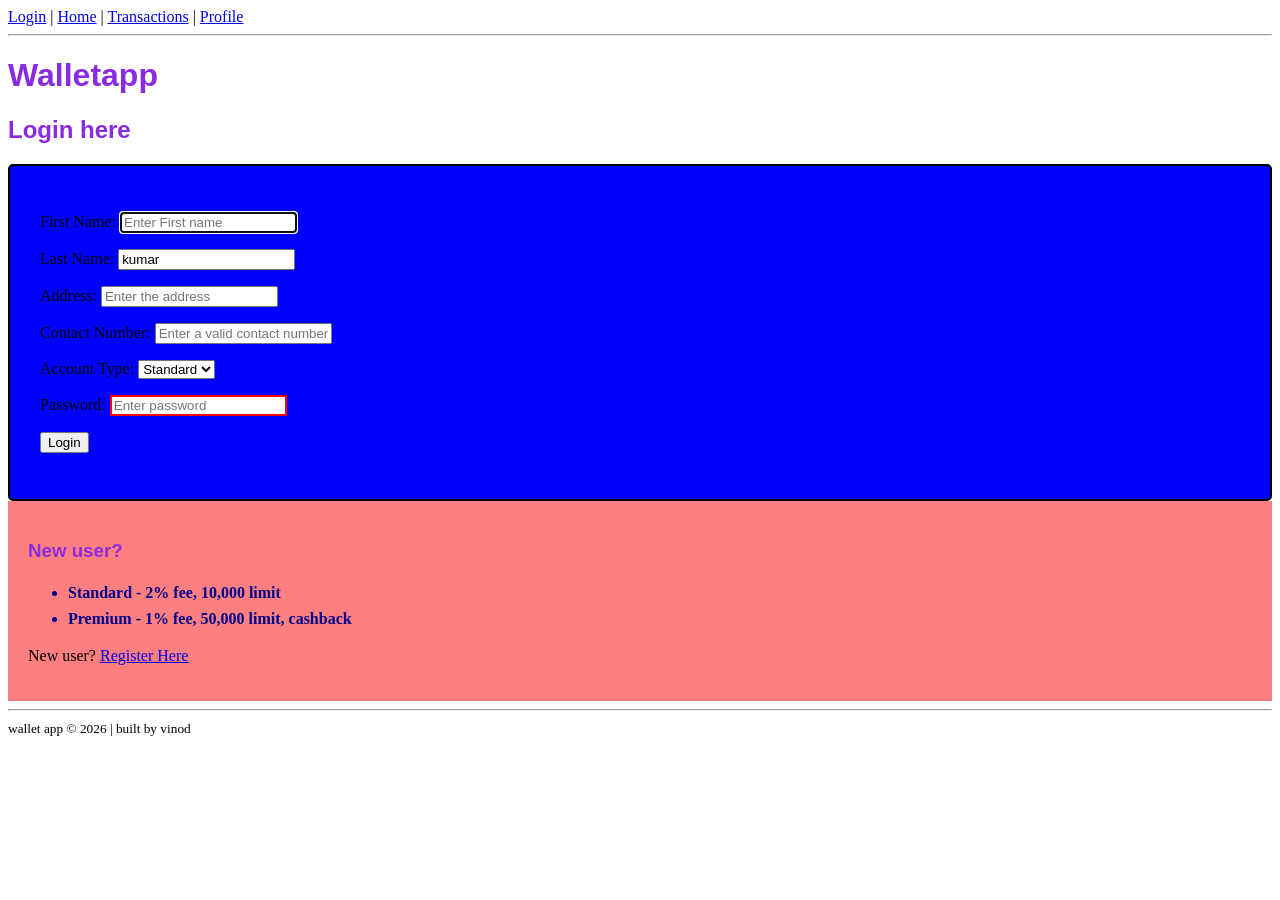
<file: index.html>
<!DOCTYPE html>
<html lang="en">
<head>
    <meta charset="UTF-8">
    <meta name="viewport" content="width=device-width, initial-scale=1.0">
    <link rel="stylesheet" href="style.css">
    <title>WalletApp-LoginForm</title>
</head>
<body>
    <header>
        <nav>
            <a href="login.html">Login</a> |
            <a href="dashboard.html">Home</a> |
            <a href="transaction.html">Transactions</a> |
            <a href="profile.html">Profile</a>
        </nav>
    </header>
    <hr>

    <main>
        <div id="login-page">
            <h1>Walletapp</h1>
            <h2> Login here</h2>

            <form method="post" class="form-section">
                <p>
                    <label for="first-name">First Name: </label>
                    <input type="text" id="first-name" name="firstname" placeholder="Enter First name" autofocus required>
                </p>

                <p>
                    <label for="last-name">Last Name:</label>
                    <input type="text" id="last-name" placeholder="Enter Last Name" value="kumar">
                </p>

                <p>
                    <label for="address">Address:</label>
                    <input type="text" id="address" name="address" placeholder="Enter the address">
                </p>
                
                <p>
                    <label for="phone-number">Contact Number: </label>
                    <input type="tel" id="phone-number" name="number" placeholder="Enter a valid contact number">
                </p>
                
                <p>
                    <label for="account-type">Account Type:</label>
                    <select id="account-type">
                        <option>Standard</option>
                        <option>Premium</option>
                    </select>
                </p>


                <p>
                    <label for="password">Password:</label>
                    <input type="password" id="password" name="Password" placeholder="Enter password" minlength="8" required >
                </p>

                <p>
                    <a href="dashboard.html"><button type="submit">Login</button></a>
                    <!-- <button type="reset">Clear</button> -->
                </p>
                
            </form>

            <section id="register-section">
                <h3>New user?</h3>

                <ul>
                    <li><strong>Standard</strong> - 2% fee, 10,000 limit</li>
                    <li><strong>Premium</strong> - 1% fee, 50,000 limit, cashback</li>
                </ul>

                <p>New user? <a href="#">Register Here</a></p>
            </section>
            
        </div>
    </main>
    <hr>

    <!-- Footer -->
    <footer>
        <small>wallet app &copy; 2026  | built by vinod</small>
    </footer>
</body>
</html>
</file>
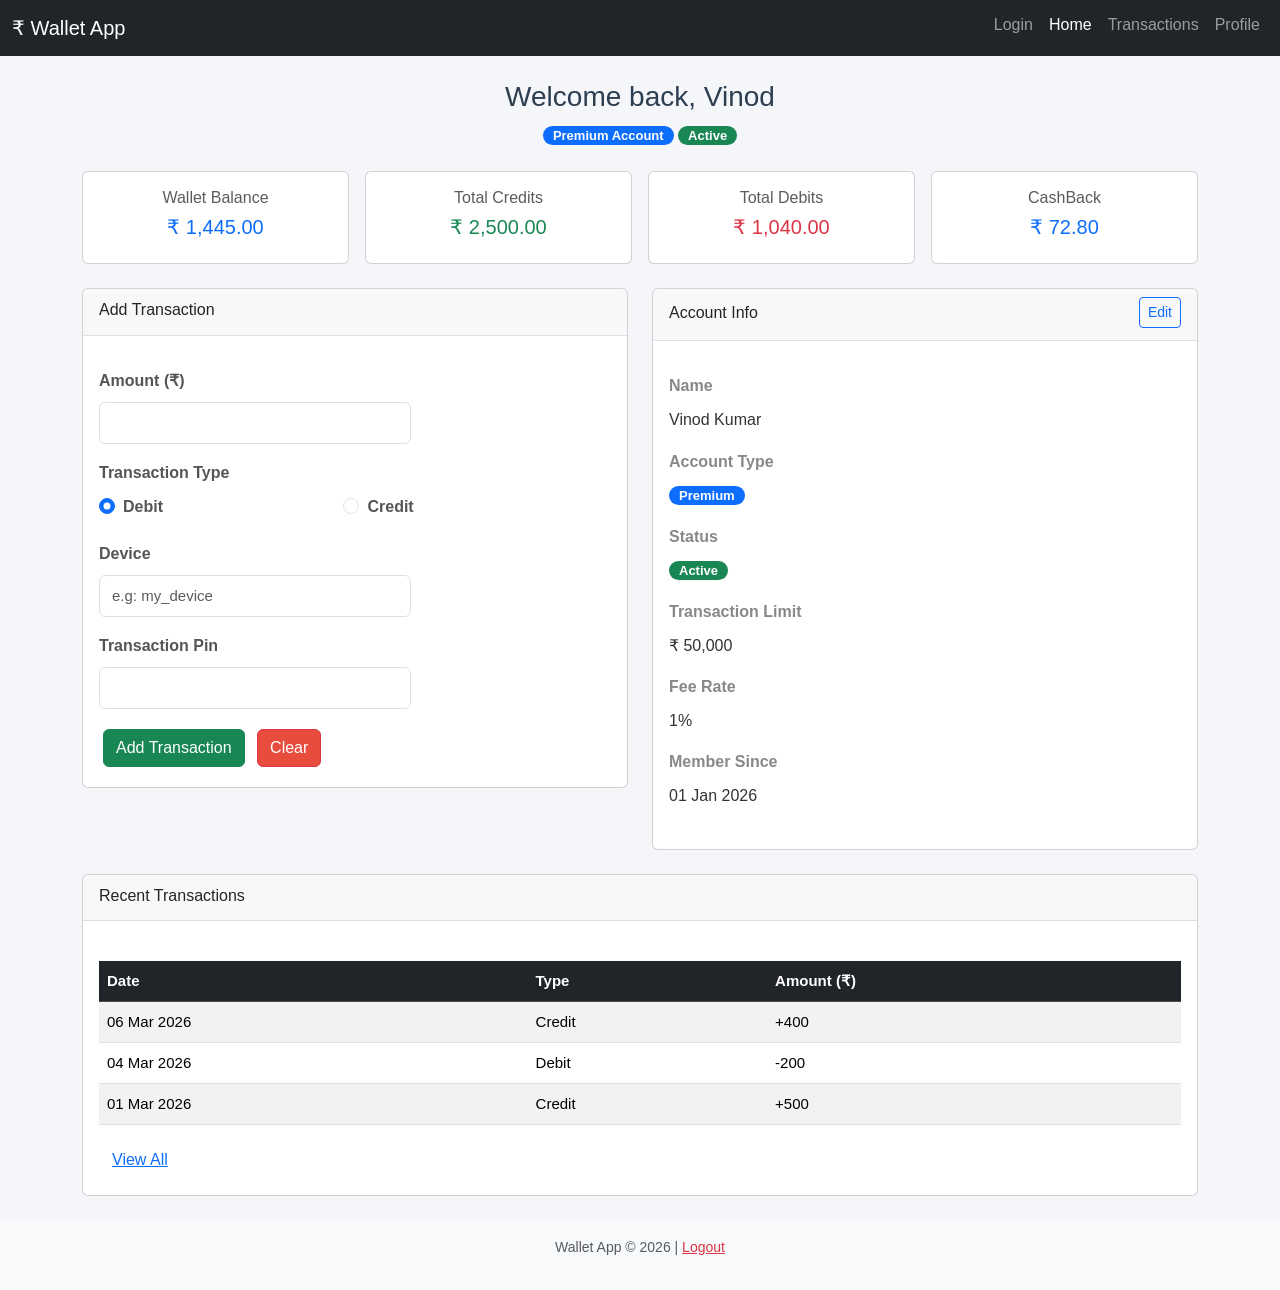
<file: dashboard.html>
<!DOCTYPE html>
<html lang="en">
<head>
  <meta charset="UTF-8">
  <meta name="viewport" content="width=device-width, initial-scale=1.0">
  <title>WalletApp Dashboard</title>
  <!-- Bootstrap CSS -->
  <link href="https://cdn.jsdelivr.net/npm/bootstrap@5.3.3/dist/css/bootstrap.min.css" rel="stylesheet">
  <!-- Custom CSS -->
  <link rel="stylesheet" href="wallet.css">
</head>
<body>

  <!-- Navbar -->
  <nav class="navbar navbar-expand-lg navbar-dark bg-dark sticky-top">
    <div class="container-fluid">
      <a class="navbar-brand" href="dashboard.html">&#8377; Wallet App</a>
      <button class="navbar-toggler" type="button" data-bs-toggle="collapse" data-bs-target="#navbarNav">
        <span class="navbar-toggler-icon"></span>
      </button>
      <div class="collapse navbar-collapse" id="navbarNav">
        <ul class="navbar-nav ms-auto">
          <li class="nav-item"><a class="nav-link" href="login.html">Login</a></li>
          <li class="nav-item"><a class="nav-link active" href="dashboard.html">Home</a></li>
          <li class="nav-item"><a class="nav-link" href="transaction.html">Transactions</a></li>
          <li class="nav-item"><a class="nav-link" href="profile.html">Profile</a></li>
        </ul>
      </div>
    </div>
  </nav>

  <!-- Page Header -->
  <div class="container my-4 text-center">
    <h1>Welcome back, Vinod</h1>
    <p>
      <span class="badge bg-primary">Premium Account</span>
      <span class="badge bg-success">Active</span>
    </p>
  </div>

  <!-- Stats Cards -->
  <div class="container mb-4">
    <div class="row g-3">
      <div class="col-md-3">
        <div class="card text-center">
          <div class="card-body">
            <h6 class="text-muted">Wallet Balance</h6>
            <h5 class="text-primary">₹ 1,445.00</h5>
          </div>
        </div>
      </div>
      <div class="col-md-3">
        <div class="card text-center">
          <div class="card-body">
            <h6 class="text-muted">Total Credits</h6>
            <h5 class="text-success">₹ 2,500.00</h5>
          </div>
        </div>
      </div>
      <div class="col-md-3">
        <div class="card text-center">
          <div class="card-body">
            <h6 class="text-muted">Total Debits</h6>
            <h5 class="text-danger">₹ 1,040.00</h5>
          </div>
        </div>
      </div>
      <div class="col-md-3">
        <div class="card text-center">
          <div class="card-body">
            <h6 class="text-muted">CashBack</h6>
            <h5 class="text-primary">₹ 72.80</h5>
          </div>
        </div>
      </div>
    </div>
  </div>

  <!-- Add Transaction + Account Info -->
  <div class="container mb-4">
    <div class="row">
      <div class="col-md-6">
        <div class="card">
          <div class="card-header">Add Transaction</div>
          <div class="card-body">
            <form>
              <div class="mb-3">
                <label for="amount" class="form-label">Amount (₹)</label>
                <input type="number" class="form-control" id="amount" required>
              </div>
              <div class="mb-3">
                <label class="form-label">Transaction Type</label><br>
                <div class="form-check form-check-inline">
                  <input class="form-check-input" type="radio" id="debit" name="type" value="debit" checked>
                  <label class="form-check-label" for="debit">Debit</label>
                </div>
                <div class="form-check form-check-inline">
                  <input class="form-check-input" type="radio" id="credit" name="type" value="credit">
                  <label class="form-check-label" for="credit">Credit</label>
                </div>
              </div>
              <div class="mb-3">
                <label for="device" class="form-label">Device</label>
                <input type="text" class="form-control" id="device" placeholder="e.g: my_device" required>
              </div>
              <div class="mb-3">
                <label for="pin" class="form-label">Transaction Pin</label>
                <input type="password" class="form-control" id="pin" maxlength="4" required>
              </div>
              <button type="submit" class="btn btn-success">Add Transaction</button>
              <button type="reset" class="btn btn-danger">Clear</button>
            </form>
          </div>
        </div>
      </div>

      <div class="col-md-6">
        <div class="card">
          <div class="card-header d-flex justify-content-between">
            <span>Account Info</span>
            <a href="profile.html" class="btn btn-sm btn-outline-primary">Edit</a>
          </div>
          <div class="card-body">
            <dl class="row">
              <dt class="col-sm-4">Name</dt>
              <dd class="col-sm-8">Vinod Kumar</dd>
              <dt class="col-sm-4">Account Type</dt>
              <dd class="col-sm-8"><span class="badge bg-primary">Premium</span></dd>
              <dt class="col-sm-4">Status</dt>
              <dd class="col-sm-8"><span class="badge bg-success">Active</span></dd>
              <dt class="col-sm-4">Transaction Limit</dt>
              <dd class="col-sm-8">₹ 50,000</dd>
              <dt class="col-sm-4">Fee Rate</dt>
              <dd class="col-sm-8">1%</dd>
              <dt class="col-sm-4">Member Since</dt>
              <dd class="col-sm-8">01 Jan 2026</dd>
            </dl>
          </div>
        </div>
      </div>
    </div>
  </div>

  <!-- Recent Transactions -->
  <div class="container mb-4">
    <div class="card">
      <div class="card-header">Recent Transactions</div>
      <div class="card-body">
        <table class="table table-striped table-hover">
          <thead class="table-dark">
            <tr>
              <th>Date</th>
              <th>Type</th>
              <th>Amount (₹)</th>
            </tr>
          </thead>
          <tbody>
            <tr><td>06 Mar 2026</td><td>Credit</td><td>+400</td></tr>
            <tr><td>04 Mar 2026</td><td>Debit</td><td>-200</td></tr>
            <tr><td>01 Mar 2026</td><td>Credit</td><td>+500</td></tr>
          </tbody>
        </table>
        <a href="transaction.html" class="btn btn-link">View All</a>
      </div>
    </div>
  </div>

  <!-- Footer -->
  <footer class="bg-light text-center py-3">
    <p class="text-muted">Wallet App © 2026 | <a href="login.html" class="text-danger">Logout</a></p>
  </footer>

  <!-- Bootstrap JS -->
  <script src="https://cdn.jsdelivr.net/npm/bootstrap@5.3.3/dist/js/bootstrap.bundle.min.js"></script>
</body>
</html>
</file>
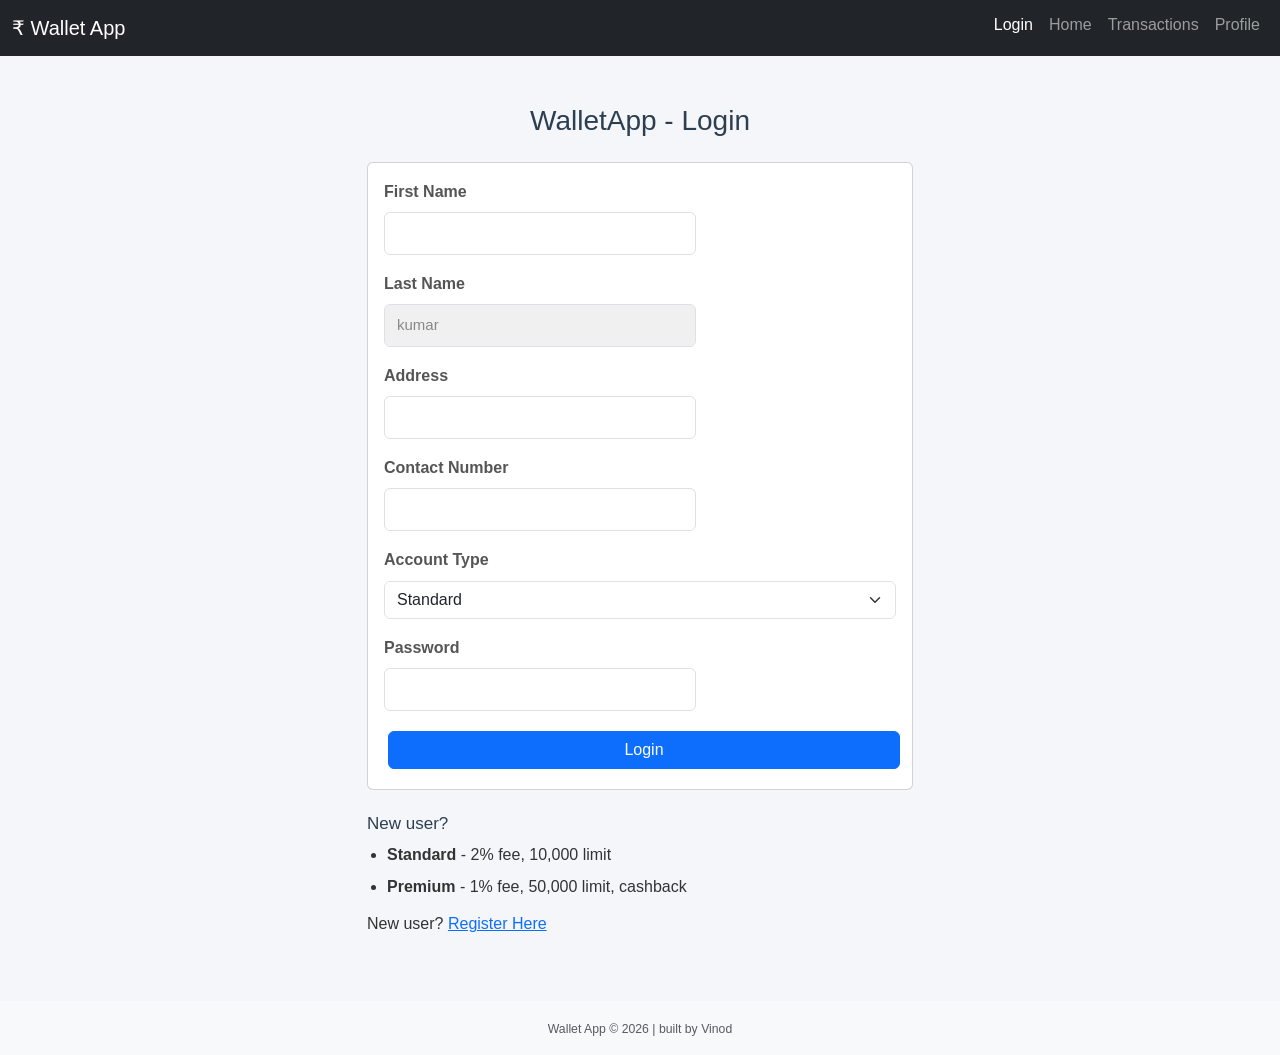
<file: login.html>
<!DOCTYPE html>
<html lang="en">
<head>
  <meta charset="UTF-8">
  <meta name="viewport" content="width=device-width, initial-scale=1.0">
  <title>WalletApp Login</title>
  <link href="https://cdn.jsdelivr.net/npm/bootstrap@5.3.3/dist/css/bootstrap.min.css" rel="stylesheet">
  <link rel="stylesheet" href="wallet.css">
</head>
<body>

  <!-- Navbar -->
  <nav class="navbar navbar-expand-lg navbar-dark bg-dark sticky-top">
    <div class="container-fluid">
      <a class="navbar-brand" href="dashboard.html">&#8377; Wallet App</a>
      <button class="navbar-toggler" type="button" data-bs-toggle="collapse" data-bs-target="#navbarNav">
        <span class="navbar-toggler-icon"></span>
      </button>
      <div class="collapse navbar-collapse" id="navbarNav">
        <ul class="navbar-nav ms-auto">
          <li class="nav-item"><a class="nav-link active" href="login.html">Login</a></li>
          <li class="nav-item"><a class="nav-link" href="dashboard.html">Home</a></li>
          <li class="nav-item"><a class="nav-link" href="transaction.html">Transactions</a></li>
          <li class="nav-item"><a class="nav-link" href="profile.html">Profile</a></li>
        </ul>
      </div>
    </div>
  </nav>

  <!-- Login Form -->
  <div class="container my-5">
    <h1 class="text-center mb-4">WalletApp - Login</h1>
    <div class="row justify-content-center">
      <div class="col-md-6">
        <div class="card">
          <div class="card-body">
            <form>
              <div class="mb-3">
                <label for="first-name" class="form-label">First Name</label>
                <input type="text" class="form-control" id="first-name" required>
              </div>
              <div class="mb-3">
                <label for="last-name" class="form-label">Last Name</label>
                <input type="text" class="form-control" id="last-name" value="kumar" readonly>
              </div>
              <div class="mb-3">
                <label for="address" class="form-label">Address</label>
                <input type="text" class="form-control" id="address">
              </div>
              <div class="mb-3">
                <label for="phone-number" class="form-label">Contact Number</label>
                <input type="tel" class="form-control" id="phone-number">
              </div>
              <div class="mb-3">
                <label for="account-type" class="form-label">Account Type</label>
                <select id="account-type" class="form-select">
                  <option>Standard</option>
                  <option>Premium</option>
                </select>
              </div>
              <div class="mb-3">
                <label for="password" class="form-label">Password</label>
                <input type="password" class="form-control" id="password" minlength="8" required>
              </div>
              <button type="submit" class="btn btn-primary w-100">Login</button>
            </form>
          </div>
        </div>
        <div class="mt-4">
          <h3>New user?</h3>
          <ul>
            <li><strong>Standard</strong> - 2% fee, 10,000 limit</li>
            <li><strong>Premium</strong> - 1% fee, 50,000 limit, cashback</li>
          </ul>
          <p>New user? <a href="#">Register Here</a></p>
        </div>
      </div>
    </div>
  </div>

  <!-- Footer -->
  <footer class="bg-light text-center py-3">
    <small class="text-muted">Wallet App © 2026 | built by Vinod</small>
  </footer>

  <script src="https://cdn.jsdelivr.net/npm/bootstrap@5.3.3/dist/js/bootstrap.bundle.min.js"></script>
</body>
</html>
</file>
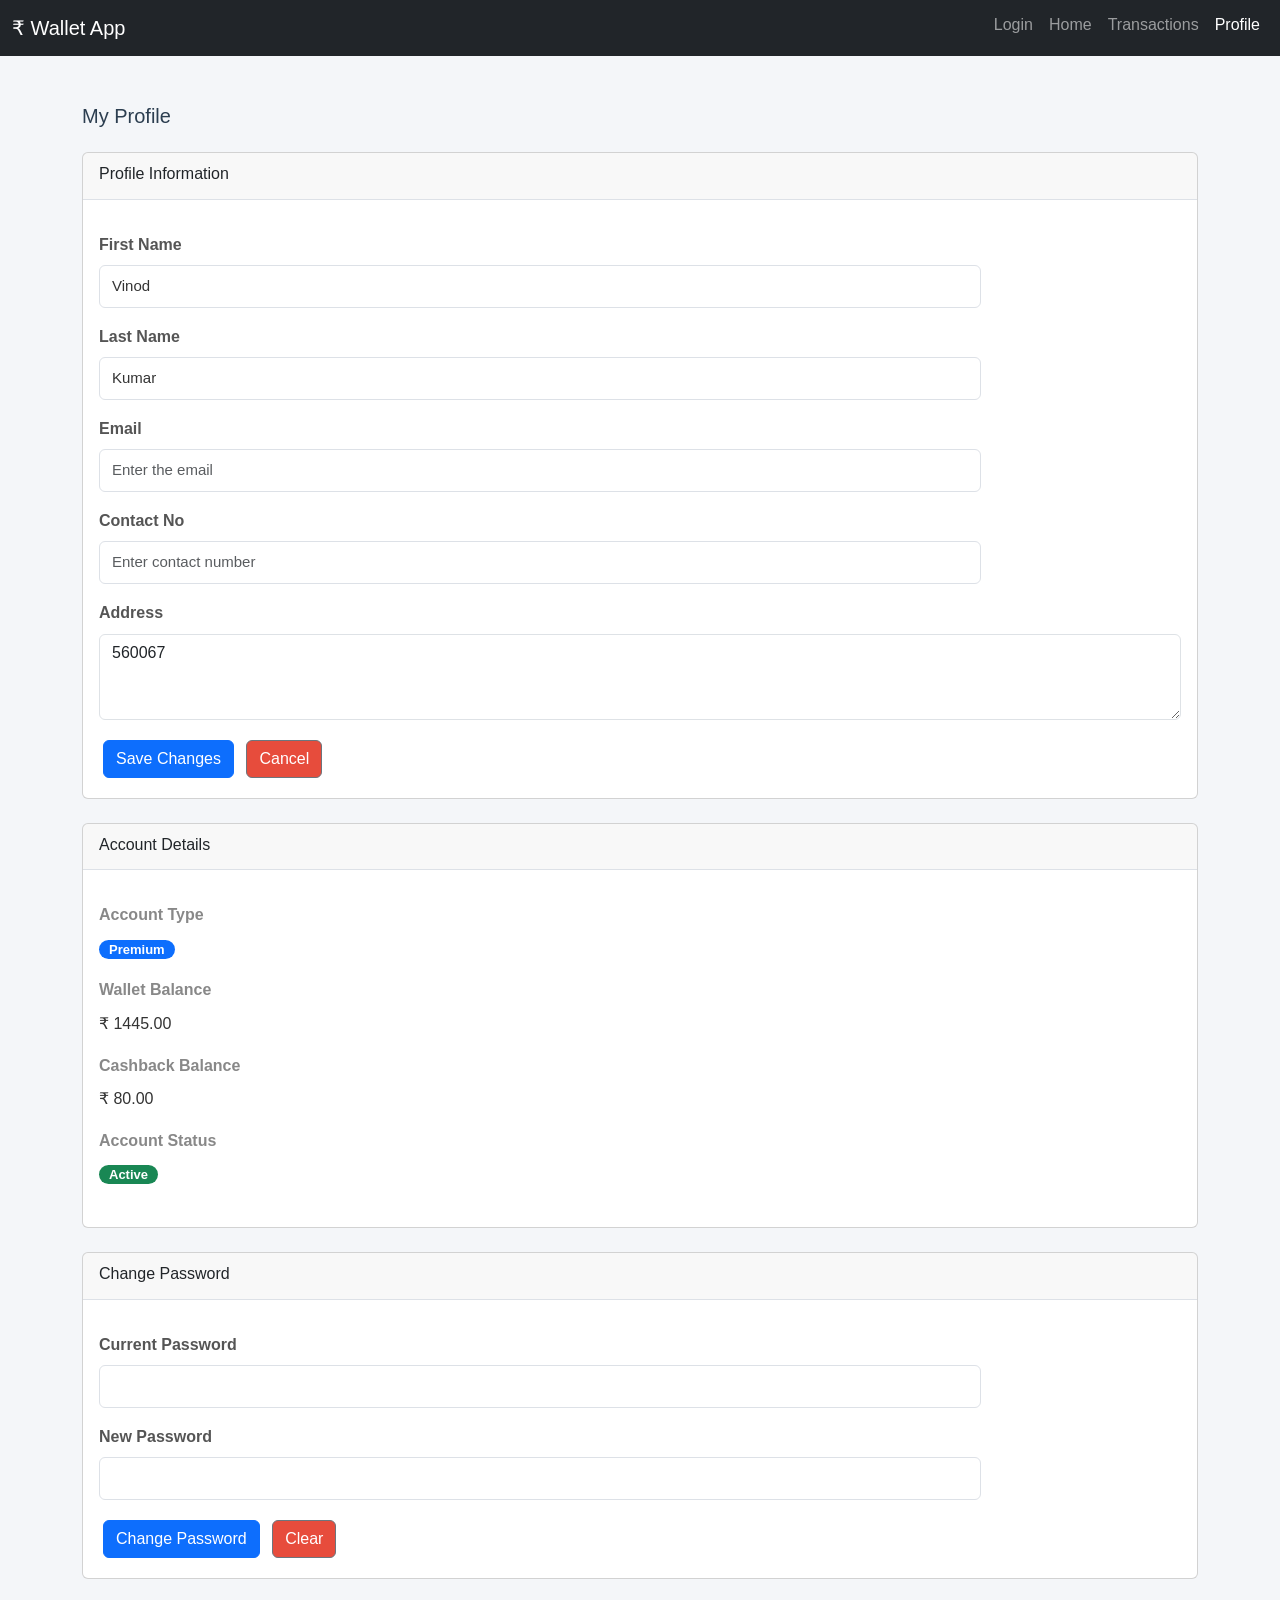
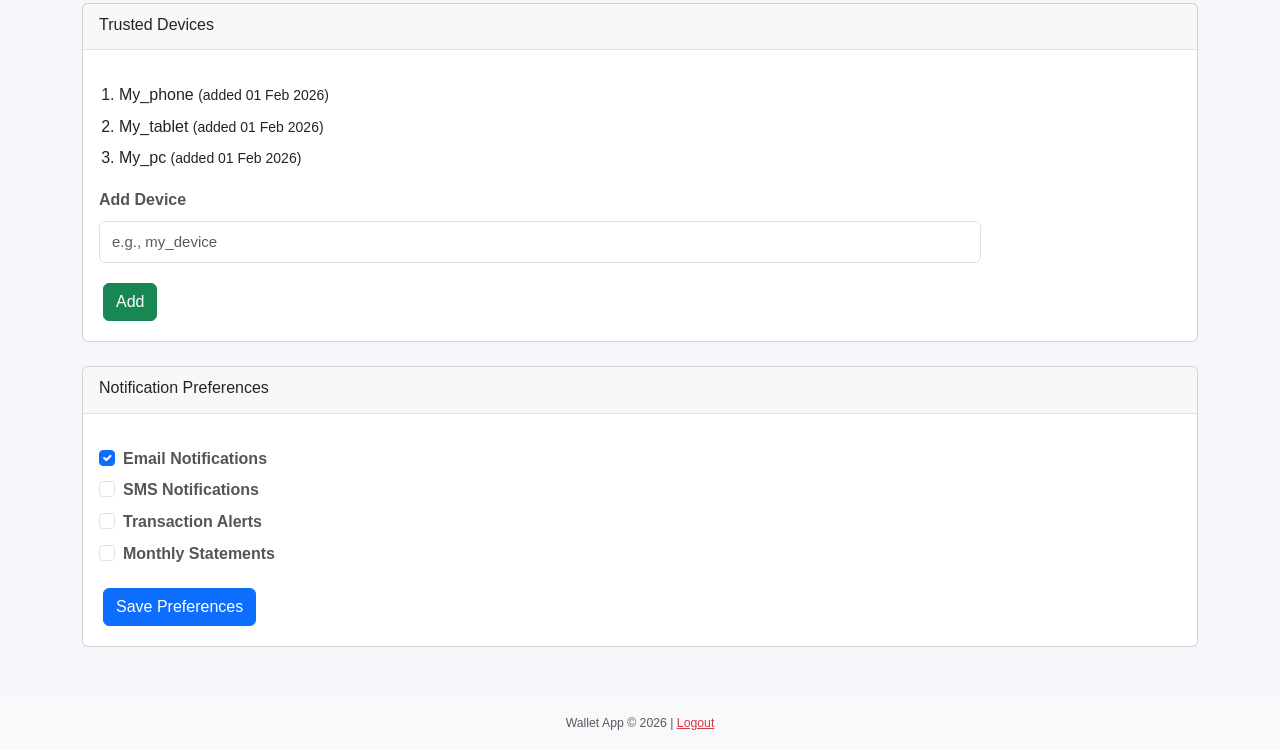
<file: profile.html>
<!DOCTYPE html>
<html lang="en">
<head>
  <meta charset="UTF-8">
  <meta name="viewport" content="width=device-width, initial-scale=1.0">
  <title>WalletApp Profile</title>
  <!-- Bootstrap CSS -->
  <link href="https://cdn.jsdelivr.net/npm/bootstrap@5.3.3/dist/css/bootstrap.min.css" rel="stylesheet">
  <!-- Custom CSS -->
  <link rel="stylesheet" href="wallet.css">
</head>
<body>

  <!-- Navbar -->
  <nav class="navbar navbar-expand-lg navbar-dark bg-dark sticky-top">
    <div class="container-fluid">
      <a class="navbar-brand" href="dashboard.html">&#8377; Wallet App</a>
      <button class="navbar-toggler" type="button" data-bs-toggle="collapse" data-bs-target="#navbarNav">
        <span class="navbar-toggler-icon"></span>
      </button>
      <div class="collapse navbar-collapse" id="navbarNav">
        <ul class="navbar-nav ms-auto">
          <li class="nav-item"><a class="nav-link" href="login.html">Login</a></li>
          <li class="nav-item"><a class="nav-link" href="dashboard.html">Home</a></li>
          <li class="nav-item"><a class="nav-link" href="transaction.html">Transactions</a></li>
          <li class="nav-item"><a class="nav-link active" href="profile.html">Profile</a></li>
        </ul>
      </div>
    </div>
  </nav>

  <!-- Profile Content -->
  <div class="container my-5">
    <h2 class="mb-4">My Profile</h2>

    <!-- Basic Information -->
    <div class="card mb-4">
      <div class="card-header">Profile Information</div>
      <div class="card-body">
        <form>
          <div class="mb-3">
            <label class="form-label">First Name</label>
            <input type="text" class="form-control" value="Vinod" required>
          </div>
          <div class="mb-3">
            <label class="form-label">Last Name</label>
            <input type="text" class="form-control" value="Kumar" required>
          </div>
          <div class="mb-3">
            <label class="form-label">Email</label>
            <input type="email" class="form-control" placeholder="Enter the email">
          </div>
          <div class="mb-3">
            <label class="form-label">Contact No</label>
            <input type="tel" class="form-control" placeholder="Enter contact number">
          </div>
          <div class="mb-3">
            <label class="form-label">Address</label>
            <textarea class="form-control" rows="3">560067</textarea>
          </div>
          <button type="submit" class="btn btn-primary">Save Changes</button>
          <button type="reset" class="btn btn-secondary">Cancel</button>
        </form>
      </div>
    </div>

    <!-- Account Details -->
    <div class="card mb-4">
      <div class="card-header">Account Details</div>
      <div class="card-body">
        <dl class="row">
          <dt class="col-sm-4">Account Type</dt><dd class="col-sm-8"><span class="badge bg-primary">Premium</span></dd>
          <dt class="col-sm-4">Wallet Balance</dt><dd class="col-sm-8">₹ 1445.00</dd>
          <dt class="col-sm-4">Cashback Balance</dt><dd class="col-sm-8">₹ 80.00</dd>
          <dt class="col-sm-4">Account Status</dt><dd class="col-sm-8"><span class="badge bg-success">Active</span></dd>
        </dl>
      </div>
    </div>

    <!-- Change Password -->
    <div class="card mb-4">
      <div class="card-header">Change Password</div>
      <div class="card-body">
        <form>
          <div class="mb-3">
            <label for="current-password" class="form-label">Current Password</label>
            <input type="password" class="form-control" id="current-password" required>
          </div>
          <div class="mb-3">
            <label for="new-password" class="form-label">New Password</label>
            <input type="password" class="form-control" id="new-password" minlength="8" required>
          </div>
          <button type="submit" class="btn btn-primary">Change Password</button>
          <button type="reset" class="btn btn-secondary">Clear</button>
        </form>
      </div>
    </div>

    <!-- Trusted Devices -->
    <div class="card mb-4">
      <div class="card-header">Trusted Devices</div>
      <div class="card-body">
        <ol>
          <li>My_phone <small>(added 01 Feb 2026)</small></li>
          <li>My_tablet <small>(added 01 Feb 2026)</small></li>
          <li>My_pc <small>(added 01 Feb 2026)</small></li>
        </ol>
        <form class="mt-3">
          <div class="mb-3">
            <label for="new-device" class="form-label">Add Device</label>
            <input type="text" class="form-control" id="new-device" placeholder="e.g., my_device">
          </div>
          <button type="submit" class="btn btn-success">Add</button>
        </form>
      </div>
    </div>

    <!-- Notification Preferences -->
    <div class="card mb-4">
      <div class="card-header">Notification Preferences</div>
      <div class="card-body">
        <form>
          <div class="form-check">
            <input type="checkbox" class="form-check-input" id="email-notif" checked>
            <label class="form-check-label" for="email-notif">Email Notifications</label>
          </div>
          <div class="form-check">
            <input type="checkbox" class="form-check-input" id="sms-notif">
            <label class="form-check-label" for="sms-notif">SMS Notifications</label>
          </div>
          <div class="form-check">
            <input type="checkbox" class="form-check-input" id="trns-alert">
            <label class="form-check-label" for="trns-alert">Transaction Alerts</label>
          </div>
          <div class="form-check">
            <input type="checkbox" class="form-check-input" id="monthly-stmt">
            <label class="form-check-label" for="monthly-stmt">Monthly Statements</label>
          </div>
          <button type="submit" class="btn btn-primary mt-3">Save Preferences</button>
        </form>
      </div>
    </div>
  </div>

  <!-- Footer -->
  <footer class="bg-light text-center py-3">
    <small class="text-muted">Wallet App © 2026 | <a href="login.html" class="text-danger">Logout</a></small>
  </footer>

  <!-- Bootstrap JS -->
  <script src="https://cdn.jsdelivr.net/npm/bootstrap@5.3.3/dist/js/bootstrap.bundle.min.js"></script>
</body>
</html>
</file>
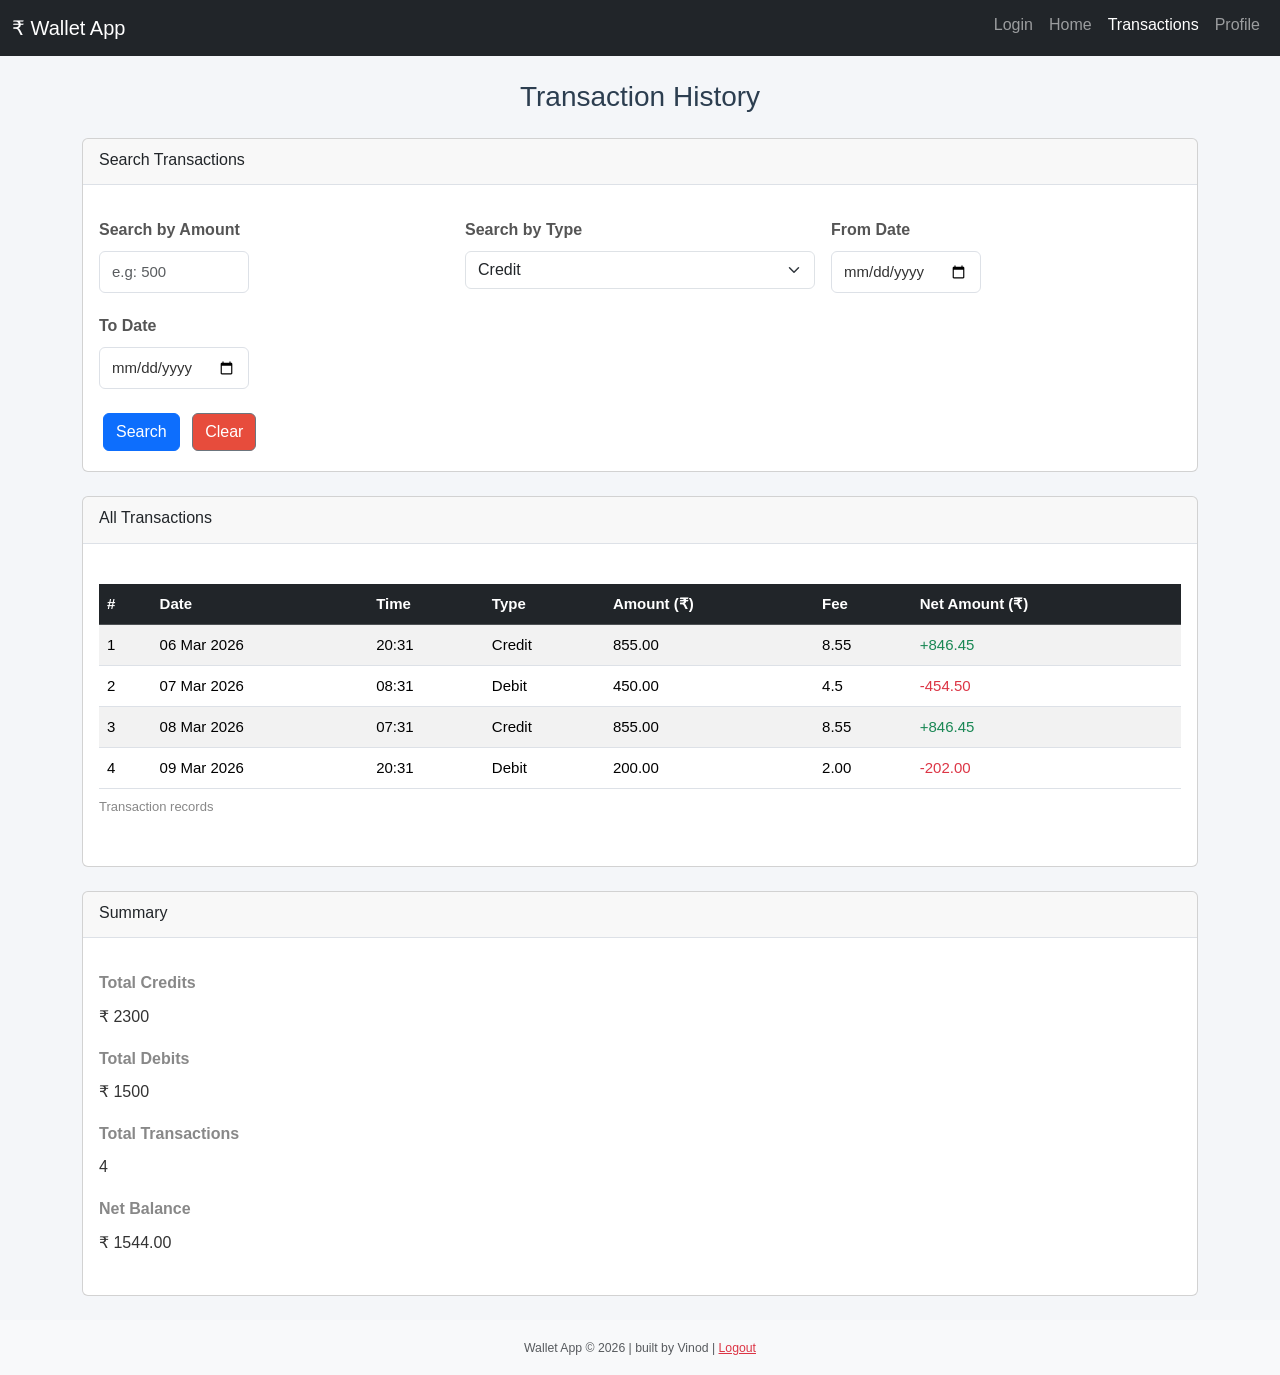
<file: transaction.html>
<!DOCTYPE html>
<html lang="en">
<head>
  <meta charset="UTF-8">
  <meta name="viewport" content="width=device-width, initial-scale=1.0">
  <meta name="Author" content="Vinod">
  <title>WalletApp - Transactions</title>
  <!-- Bootstrap CSS -->
  <link href="https://cdn.jsdelivr.net/npm/bootstrap@5.3.3/dist/css/bootstrap.min.css" rel="stylesheet">
  <!-- Custom CSS -->
  <link rel="stylesheet" href="wallet.css">
</head>
<body>

  <!-- Navbar -->
  <nav class="navbar navbar-expand-lg navbar-dark bg-dark sticky-top">
    <div class="container-fluid">
      <a class="navbar-brand" href="dashboard.html">&#8377; Wallet App</a>
      <button class="navbar-toggler" type="button" data-bs-toggle="collapse" data-bs-target="#navbarNav">
        <span class="navbar-toggler-icon"></span>
      </button>
      <div class="collapse navbar-collapse" id="navbarNav">
        <ul class="navbar-nav ms-auto">
          <li class="nav-item"><a class="nav-link" href="login.html">Login</a></li>
          <li class="nav-item"><a class="nav-link" href="dashboard.html">Home</a></li>
          <li class="nav-item"><a class="nav-link active" href="transaction.html">Transactions</a></li>
          <li class="nav-item"><a class="nav-link" href="profile.html">Profile</a></li>
        </ul>
      </div>
    </div>
  </nav>

  <!-- Page Header -->
  <div class="container my-4 text-center">
    <h1>Transaction History</h1>
  </div>

  <!-- Search Transaction Form -->
  <div class="container mb-4">
    <div class="card">
      <div class="card-header">Search Transactions</div>
      <div class="card-body">
        <form class="row g-3">
          <div class="col-md-4">
            <label class="form-label">Search by Amount</label>
            <input type="search" class="form-control" placeholder="e.g: 500">
          </div>
          <div class="col-md-4">
            <label class="form-label">Search by Type</label>
            <select class="form-select">
              <option value="credit">Credit</option>
              <option value="debit">Debit</option>
            </select>
          </div>
          <div class="col-md-4">
            <label class="form-label">From Date</label>
            <input type="date" class="form-control">
          </div>
          <div class="col-md-4">
            <label class="form-label">To Date</label>
            <input type="date" class="form-control">
          </div>
          <div class="col-12">
            <button type="submit" class="btn btn-primary">Search</button>
            <button type="reset" class="btn btn-secondary">Clear</button>
          </div>
        </form>
      </div>
    </div>
  </div>

  <!-- Transactions Table -->
  <div class="container mb-4">
    <div class="card">
      <div class="card-header">All Transactions</div>
      <div class="card-body">
        <table class="table table-striped table-hover">
          <caption>Transaction records</caption>
          <thead class="table-dark">
            <tr>
              <th>#</th>
              <th>Date</th>
              <th>Time</th>
              <th>Type</th>
              <th>Amount (₹)</th>
              <th>Fee</th>
              <th>Net Amount (₹)</th>
            </tr>
          </thead>
          <tbody>
            <tr>
              <td>1</td><td>06 Mar 2026</td><td>20:31</td><td>Credit</td>
              <td>855.00</td><td>8.55</td><td class="text-success">+846.45</td>
            </tr>
            <tr>
              <td>2</td><td>07 Mar 2026</td><td>08:31</td><td>Debit</td>
              <td>450.00</td><td>4.5</td><td class="text-danger">-454.50</td>
            </tr>
            <tr>
              <td>3</td><td>08 Mar 2026</td><td>07:31</td><td>Credit</td>
              <td>855.00</td><td>8.55</td><td class="text-success">+846.45</td>
            </tr>
            <tr>
              <td>4</td><td>09 Mar 2026</td><td>20:31</td><td>Debit</td>
              <td>200.00</td><td>2.00</td><td class="text-danger">-202.00</td>
            </tr>
          </tbody>
        </table>
      </div>
    </div>
  </div>

  <!-- Summary Section -->
  <div class="container mb-4">
    <div class="card">
      <div class="card-header">Summary</div>
      <div class="card-body">
        <dl class="row">
          <dt class="col-sm-4">Total Credits</dt><dd class="col-sm-8">₹ 2300</dd>
          <dt class="col-sm-4">Total Debits</dt><dd class="col-sm-8">₹ 1500</dd>
          <dt class="col-sm-4">Total Transactions</dt><dd class="col-sm-8">4</dd>
          <dt class="col-sm-4">Net Balance</dt><dd class="col-sm-8">₹ 1544.00</dd>
        </dl>
      </div>
    </div>
  </div>

  <!-- Footer -->
  <footer class="bg-light text-center py-3">
    <small class="text-muted">Wallet App © 2026 | built by Vinod | <a href="login.html" class="text-danger">Logout</a></small>
  </footer>

  <!-- Bootstrap JS -->
  <script src="https://cdn.jsdelivr.net/npm/bootstrap@5.3.3/dist/js/bootstrap.bundle.min.js"></script>
</body>
</html>
</file>
<file: style.css>
h1 {
    color: darkblue;
    font-family: Arial, Helvetica, sans-serif;
}

/* class styles */
.form-section {
    background-color: blue;
    border-radius: 5px;
    
    padding: 30px;
    border: 2px solid black;
    margin:auto ;
}

/* ID selector */
#register-section{
    background-color: rgba(252, 0, 0, 0.5);
    padding: 20px;
}

/* grouping selectors */
h1, h2, h3{
    font-family: 'Segoe UI', Tahoma, Geneva, Verdana, sans-serif;

    color: blueviolet;
}

/* Targeting element inside a section */
section ul{
    line-height: 1.6;
    color: darkblue;
    font-size: 16px;
    font-weight: bolder;
    font-style: normal;
}

/* Attribute selector- targeting a particular type of input */
input[required]{
    border: 2px solid red;
}

/* Targets elements when hovered */
a:hover{
    color: orange;
    text-decoration: none;
}

/* Universal element */
*{
    box-sizing: border-box;
}
</file>
<file: wallet.css>
/* 1. Reset the pages */
*{
    margin: 0;
    padding: 0;
    box-sizing: border-box;
}

/* 2. root variables */

:root{
    --primary: #2c3e50; /* dark blue color ad main color */
    --accent: #2ecc71; /* green for buttons */
    --danger: #e74c3c; /* red for Cancel,Clear */
    --warning: #f39c12; /* orange for alerts */
    --light-bg: #f4f6f9; /* light page backgrounds */
    --white: #ffffff; /* white */
    --border: #dde1e7; /* light grey borders */
    --text: #333333; /* main text */
    --text-muted: #888888; /*secondary texts */
}

/* 3. Body */
body{
    font-family: Arial, Helvetica, sans-serif;
    background-color: var(--light-bg);
    color: var(--text);
    font-size: 16px;
    line-height: 1.6;
}

/* 4. Header */
header{
    background-color: var(--primary);
    padding: 0 24px;
    position: sticky;
    top: 0;
    z-index: 100;
}

nav {
    display: flex;
    justify-content: space-between;
    height: 56px;
}
.nav-logo{
    color: var(--white);
    font-size: 18px;
    font-weight: bold;
    text-decoration: none;
}

.nav-links{
    display: flex;
    gap: 4px;
}


.nav-links a {
    color: var(--white);
    text-decoration: none;
    margin-right: 24px;
    font-weight: bold;
    font-size: 16px;
    padding: 8px 14px;
    border-radius: 6px;
}

.nav-links a:hover{
    background-color: rgba(255,255, 255, 0.15);
    color: var(--warning);
}

/* 5. Main */

main{
    max-width: 900px;
    margin: 24px auto;
    padding: 0 24px;
}

/* 6. Headings */
h1{
    font-size: 28px;
    color: var(--primary);
    margin-bottom: 8px;
    text-align: center;
}

h2 {
    font-size: 20px;
    color: var(--primary);
    margin-bottom: 12px;
    /* text-align: center; */
}

h3{
    font-size: 17px;
    color: var(--primary);
    margin-bottom: 8px;
    /* text-align: center; */
}

/* 7. sections */
section{
    background-color: var(--white);
    border: 1px solid var(--border);
    border-radius: 8px;
    padding: 24px;
    margin-bottom: 20px;
}

/* 8.forms */
label{
    display: inline-block;
    width: 200px;
    font-weight: bold;
    color: #555555;
    margin-bottom: 4px;
}

input[type="text"],
input[type="password"],
input[type="number"],
input[type="email"],
input[type="tel"],
input[type="search"],
input[type="date"],
select,
textarea {
    padding: 9px 12px;
    border: 1px solid var(--border);
    font-size: 15px;
    width: calc(100% - 200px);
    font-family: Arial, Helvetica, sans-serif;
    color: var(--text);
    background-color: var(--white);
    margin-bottom: 4px;
}

/* changes to input when clicked or focused */
input:focus,
select:focus,
textarea:focus{
    border-color: #3498db;
    outline: none;
}

/* grey background for readonly  */
input[readonly]{
    background-color: #f0f0f0;
    color: var(--text-muted);
    cursor: not-allowed;
}

input[disabled]{
    background-color: #e8e8e8;
    color: #aaaaaa;
    cursor: not-allowed;
}

form p {
    margin-bottom: 14px;
}

/* Buttons */
button{
    padding: 10px 24px;
    background-color: var(--accent);
    color: var(--white);
    border: none;
    border-radius: 6px;
    font-size: 15px;
    margin: 4px;
    cursor: pointer;
}

button:hover{
    background-color: #27ae60;
}

button[type="reset"]{
    background-color: var(--danger);
}

/* lists */
ul,ol{
    padding-left: 20px;
    margin-bottom: 12px;
}

ul li, ol li{
    margin-bottom: 6px;
    line-height: 1.6;
}

/* footer */

hr{
    border: none;
    border-top: 1px solid var(--border);
    margin: 0;
}

footer{
    text-align: center;
    padding: 24px;
    color: var(--text-muted);
    font-size: 14px;
    margin-top: 20px;
}

footer a{
    color: var(--danger);
}

/* Table */

table{
    width: 100%;
    border-collapse: collapse;
    margin-top: 8px;
    font-size: 15px;
}

caption{
    text-align: left;
    color: var(--text-muted);
    font-size: 13px;
    margin-bottom: 8px;
}

thead{
    background-color: var(--primary);
    color: var(--white);

}

th{
    padding: 12px 16px;
    text-align: left;
    font-weight: bold;

}

td{
    padding: 11px 16px;
    border-bottom: 1px solid var(--border);

}

tbody tr:nth-child(even){
    background-color: #eaf4ff;
}

/* fieldset */
fieldset{
    border: 1px solid var(--border);
    border-radius: 8px;
    padding: 16px 20px;
    margin-bottom: 16px;
}

legend{
    font-weight: bold;
    color: var(--primary);
    padding: 0 8px;
}

/* description lists */
dl{
    display: grid;
    grid-template-columns: 200px 1fr;
    gap: 8px 16px;
}

dt{
    font-weight: bold;
    color: var(--text-muted);

}

dd{
    color: var(--text);
}

.text-green{
    color: #27ae60 ;
    font-weight: bold;
}
.text-red{
    color: var(--danger);
    font-weight: bold;
}

.badge{
    display: inline-block;
    padding: 3px 10px;
    border-radius: 12px;
    font-size: 13px;
    font-weight: bold;
}

.badge-green{
    background-color: #d5f5e3;
    color: #1e8449;
}

.badge-blue{
    background-color: #d6eaf8;
    color: #1a5276;
}


/* Dashboard- stat cards */
.stats-row{
    display: flex;
    gap: 16px;
    margin-bottom: 20px;
    flex-wrap: wrap;
}

.stat-card{
    flex: 1; /* each card takes equal space*/
    min-width: 160px;
    background-color: var(--white);
    border: 1px solid var(--border);
    border-radius: 8px;
    padding: 20px;
    text-align: center;
}

.stat-card .stat-label{
    font-size: 13px;
    color: var(--text-muted);
    margin-bottom: 8px;
    text-transform: uppercase;
    letter-spacing: 0.5px;
}

.stat-card .stat-value{
    font-size: 22px;
    font-weight: bold;
    color: var(--primary);
}

.stat-card.green .stat-value{
    color: #27ae60;

}
.stat-card.red .stat-value{
    color: var(--danger);
}

/* dashboard- grid */

.dashboard-grid{
    display: grid;
    grid-template-columns: 1fr 1fr;
    gap: 20px;
}

.dashboard-grid .full-width{
    grid-column: span 2;
}

/* transaction form grid */
.form-grid{
    display: grid;
    grid-template-columns: 180px 1fr;
    align-items: center;
    gap: 12px 8px;
}

.form-grid label{
    width: auto;
    text-align: right;
    padding-right: 12px;
}

.form-grid input,
.form-grid select,
.form-grid textarea{
    width: 100%;
}

.form-grid .full-row{
    grid-column: span 2;
}

.btn-group{
    display: flex;
    gap: 8px;
    align-items: center;
    margin-top: 8px;
}

.card-header{
    display: flex;
    justify-content: space-between;
    align-items: center;
    margin-bottom: 16px;
    padding-bottom: 12px;
    border-bottom: 1px solid var(--border);
}

.card-header h2{
    margin-bottom: 0 ;
}






/* add to style.css */

/* ── TRANSITIONS ────────────────────────────── */

/* smooth color change on nav links */
nav a {
    transition: color 0.2s ease,
                background-color 0.2s ease;
}

/* smooth button color change */
button {
    transition: background-color 0.2s ease,
                transform 0.1s ease;
}

/* button press effect */
button:active {
    transform: scale(0.97);    /* slightly smaller when clicked */
}

/* smooth border color on input focus */
input,
select,
textarea {
    transition: border-color 0.2s ease;
}

/* stat card lift on hover */
.stat-card {
    transition: transform 0.2s ease,
                box-shadow 0.2s ease;
}

.stat-card:hover {
    transform: translateY(-3px);           /* lifts up 3px */
    box-shadow: 0 4px 12px rgba(0,0,0,0.1); /* shadow underneath */
}

/* table row smooth highlight */
tbody tr {
    transition: background-color 0.15s ease;
}

/* section subtle shadow */
section {
    transition: box-shadow 0.2s ease;
}

section:hover {
    box-shadow: 0 2px 8px rgba(0,0,0,0.08);
}
</file>
